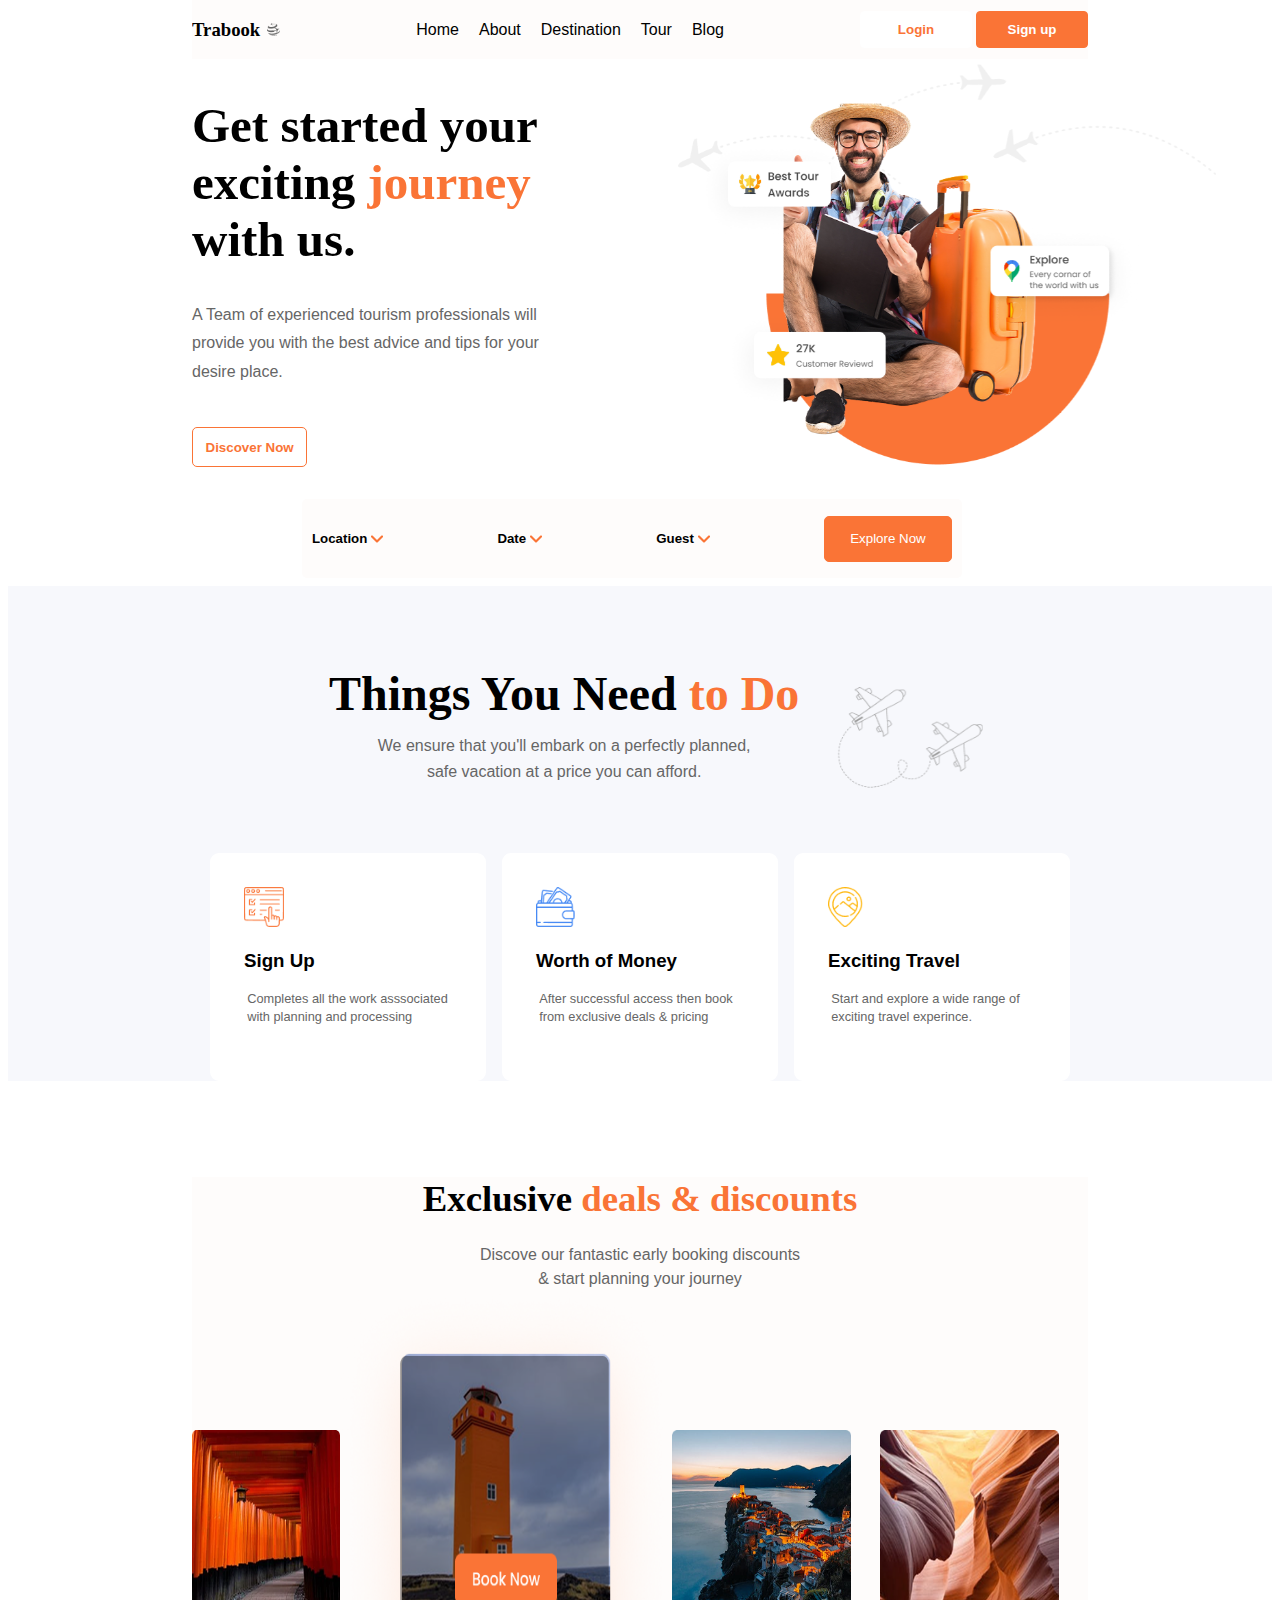
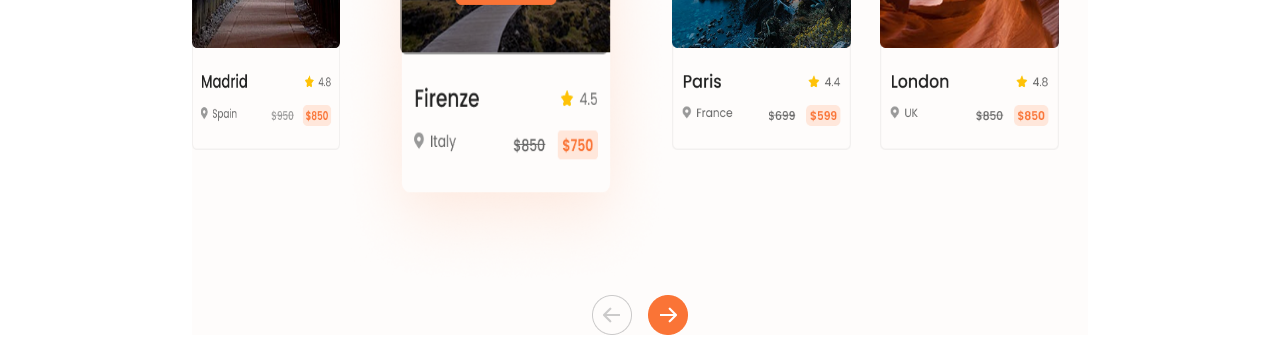
<file: index.html>
<!DOCTYPE html>
<html lang="en">
<head>
    <meta charset="UTF-8">
    <meta name="viewport" content="width=device-width, initial-scale=1.0">
    <title>Landing-Page-1</title>
    <link rel="stylesheet" href="style.css">
</head>
<body>
    <header class="nav-links">
        <div class="head">
            <a  class="pop"  id="trabook" href="#"><h3>Trabook</h3></a>
            <img id="img" src="/assets/Vector.png" alt="">
        </div>
        <nav  class="links">
            <a  class="links" href="#home"> Home </a>
            <a  class="links" href="#about"> About </a>
            <a  class="links" href="#destination"> Destination </a>
            <a  class="links" href="#tour"> Tour </a>
            <a  class="links" href="#blog"> Blog </a>
        </nav>
        <div>
            <button  class="login">Login</button>
            <button  class="signup">Sign up</button>
        </div>
        
    </header>
    <main>
        <section class="hero">
            <article class="center">
                    <div>
                        <h1 class="even" id="Volkhov">Get started your exciting <span style="color: #FA7436;">journey </span>with us.</h1>
                        <p id="poppins">A Team of experienced tourism professionals will provide you with the best advice and tips for your desire place.</p>
                        <div><button id="discover"> Discover Now </button></div>
                    </div>
                    <img id="tourist-img" class="even" src="./assets/Image.png" alt="touris img">   
            </article>
        </section>   
      
        <footer class="footer">
            <div class="divfooter">
                <h5 class="pop">Location <img src="./assets/Vector 4855.png" alt="img"></h5>
                <h5 class="pop">Date <img src="./assets/Vector 4855.png" alt="img"></h5>
                <h5 class="pop">Guest <img src="./assets/Vector 4855.png" alt=""></h5>
                <button class="pop" id="btnexplore">Explore Now</button>
            </div>
        </footer>
        <section id="home">

            <article >
                <div class="content">
                    <div>
                        <h1 id="do">Things You Need <span style="color: #FA7436;">to Do</span></h1>
                        <p class="para">We ensure that you'll embark on a perfectly planned,</p>
                        <p class="para">safe vacation at a price you can afford.</p>
    

                    </div>
                    <div id="aeroimg">
                        <img src="./assets/Element.png" alt="Decorative travel-themed element">
                    </div>
                </div>
            </article>
            <aside class="boxmodel">
                <div class="box1">
                    <img id="box1img" src="./assets/Group.png" alt="element">
                    <h3 class="boxhead" id="box1h4">Sign Up</h4>
                    <p class="boxpara" id="box1p">Completes all the work asssociated </p>
                    <p class="boxpara">with planning and processing</p>
                </div>
                <div class="box2">
                    <img id="box2img" src="./assets/Vector (2).png" alt="img">
                    <h3 class="boxhead" id="box2h3">Worth of Money</h3>
                    <p class="boxpara" id="box2p">After successful access then book </p>
                    <p class="boxpara">from exclusive deals & pricing</p>
                </div>
                <div class="box3">
                    <img id="box3img" src="./assets/Group (1).png" alt="img">
                    <h3 class="boxhead" id="box3h3">Exciting Travel</h3>
                    <p class="boxpara" id="box3p">Start and explore a wide range of </p>
                    <p class="boxpara">exciting travel experince.</p>
                </div>
            </aside>
        </section>
        <section id="about">
            <article class="aboutarti">
                
                <h1 id="abouthead">Exclusive <span style="color: #FA7436;">deals & discounts </span></h1>
                <p class="aboutpara">Discove our fantastic early booking discounts</p>
                <p class="aboutpara">& start planning your journey</p>
            </article>
            <aside >
                <div class="aboutimg">
                    
                <div><img id="abtimg1" src="./assets/Card-1.png" alt="img"></div>   
                <div><img id="abtimg2" src="./assets/Card-2.png" alt="img"></div>    
                <div><img class="gap" id="abtimg3" src="./assets/Card-3.png" alt="img"></div>    
                <div><img class="gap" id="abtimg4" src="./assets/Card-4.png" alt="img"></div>    

                </div>

                
                
            </aside>
            <div class="buttons">
                <img src="./assets/Btn-1.png" alt="brn1">
                <img src="./assets/Btn-2.png" alt="brn2">
            </div>
        </section>        
    </main>
</body>
</html>
</file>
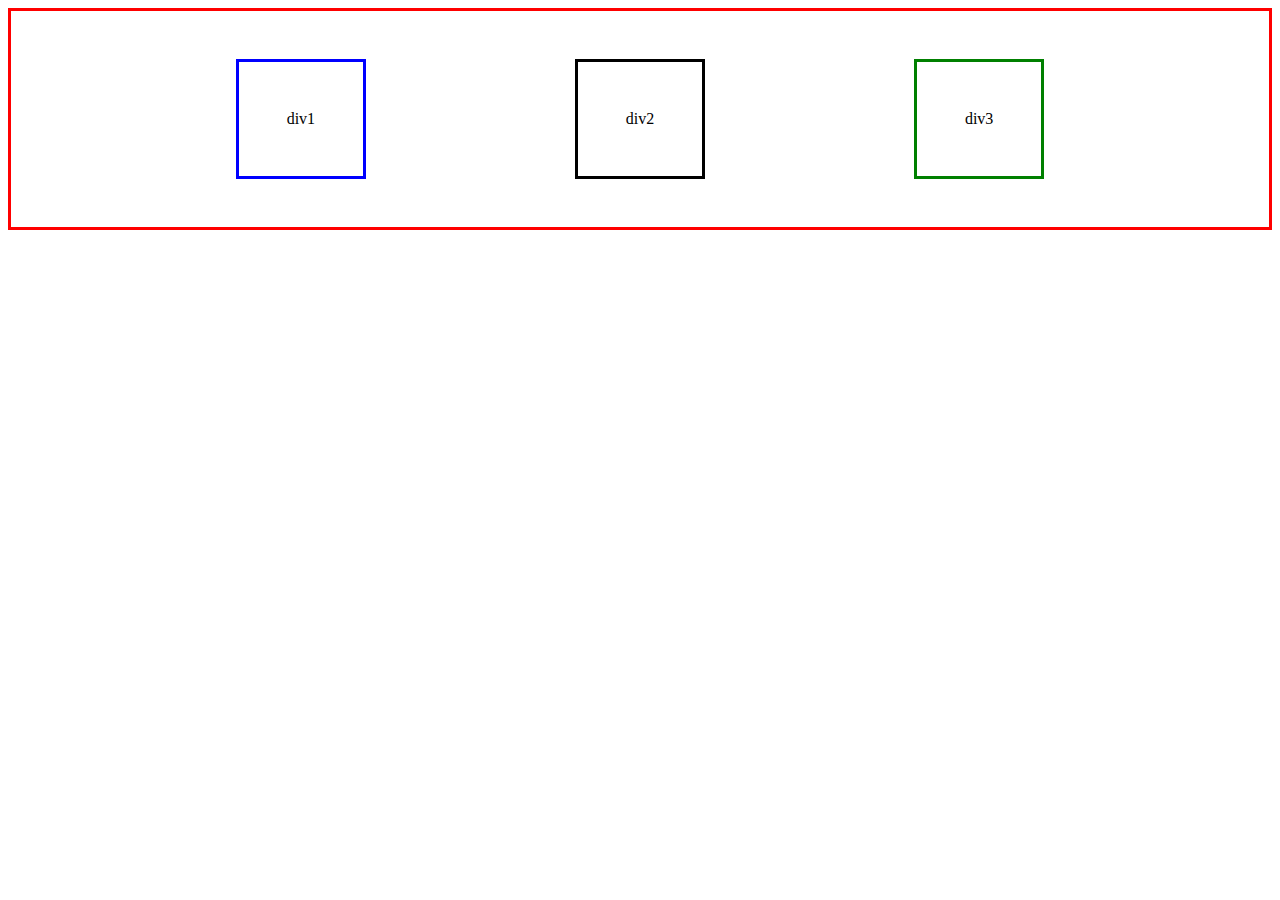
<file: ps.html>
<!DOCTYPE html>
<html lang="en">
<head>
    <meta charset="UTF-8">
    <meta name="viewport" content="width=device-width, initial-scale=1.0">
    <title>Document</title>
    <link rel="stylesheet" href="cs.css">
</head>
<body>
    <div class="wholediv">
        <div id="div1">div1</div>
        <div  id="div2">div2</div>
        <div id="div3">div3</div>
    </div>
</body>
</html>
</file>
<file: style.css>
header {
  display: flex;
  justify-content: space-between;
  align-items: center;
  background-color: #fefcfb;
}
#trabook {
  font-weight: bold;
  font-family: volkhov, "sans-serif";
}
.head {
  display: flex;
  align-items: center;
  gap: 7px;
}

.login {
  background-color: #ffffff;
  color: #fa7436;
  border: 1px solid #ffffff;
  border-radius: 4px;
  height: 37px;
  width: 7rem;
  font-family: poppins, sans-serif;
  font-weight: bolder;
}
.signup {
  background-color: #fa7436;
  color: #ffffff;
  border: 1px solid #fa7436;
  border-radius: 4px;
  font-family: poppins, sans-serif;
  height: 37px;
  width: 7rem;
  font-weight: bolder;
}
#trabook {
  text-decoration: none;
  color: black;
}
.links {
  display: flex;
  font-family: poppins, sans-serif;
  text-decoration: none;
  color: black;
  gap: 20px;
}
#img {
  height: 13px;
}
#Volkhov {
  font-family: Volkhov, "sans-serif";
  font-size: 49px;
  font-weight: bold;
}
#poppins {
  color: #666666;
  font-family: poppins, sans-serif;

  line-height: 1.8;
  margin-bottom: 2.5rem;
}
.center {
  display: flex;
}

.center img {
  width: 60%;
  height: 100%;
  left: 8rem;
  position: relative;
}
.hero {
  width: 70vw;
  margin: auto;
  margin-top: 4rem;
  background-color: #ffffff;

}
#discover {
  height: 2.5rem;
  width: 9vw;
  color: #fa7436;
  background-color: #ffffff;
  font-weight: bolder;
  border-radius: 5px;
  border: 1px solid #fa7436;
  font-family: Arial, Helvetica, sans-serif;
}
.divfooter {
  display: flex;
  padding: 10px;
  max-width: 50vw;
  margin-top: 2rem;
  margin-left: 110px;
  margin-bottom: 0.5rem;
  border-radius: 5px;
  background-color: #fefcfb;
  align-items: center;
  justify-content: space-between;
}
.footer {
  width: 70vw;
  margin: auto;
}
.pop {
  font-family: poppins, sans-serif;
}
#btnexplore {
  background-color: #fa7436;
  color: #ffffff;
  padding: 0.9rem;
  width: 8rem;
  border-radius: 5px;
  border: 1px solid #fa7436;
}
#home {
  background-color: #f7f8fc;
  width: 100%;
}
.nav-links {
  
  width: 70vw;
  margin: auto;
  position: fixed;
  left: 15%;
  top: 0%;
  
}
.content {
  text-align: center;
  display: flex;
  align-items: center;
  justify-content: center;
}
.content > div {
  display: flex;
  flex-direction: column;
}
#do {
  font-size: 3rem;
  font-family: volkhov, "sans-serif";
  margin: 0%;

  margin-top: 5rem;
  margin-bottom: 1rem;
}
.para {
  font-family: poppins, sans-serif;
  color: #666666;
  font-size: 1rem;
  margin: 0%;
  margin-bottom: 0.5rem;
}
#aeroimg {
  position: relative;
  left: 2rem;
  top: 3.4rem;
  width: 12%;
}
.box1 {
  background-color: #ffffff;
  border: 2px solid #ffffff;
  width: 13rem;
  height: 10rem;
  padding: 2em;
  border-radius: 9px;
}
#box1img {
  height: 2.5em;
}

.box2 {
  background-color: #ffffff;
  border: 2px solid #ffffff;
  width: 13rem;
  height: 10rem;
  padding: 2em;
  border-radius: 9px;
}
#box2img {
  height: 2.5em;
}
.box3 {
  background-color: #ffffff;
  border: 2px solid #ffffff;
  width: 13rem;
  height: 10rem;
  padding: 2em;
  border-radius: 9px;
}
#box3img {
  height: 2.5rem;
}
.boxmodel {
  display: flex;
  justify-content: center;
  gap: 1rem;
  margin: 4rem;
}
.boxhead {
  font-family: poppins, sans-serif;
}
.boxpara {
  font-family: poppins, sans-serif;
  color: #666666;
  font-size: 0.8rem;
  margin: 0.2rem;
}
#abouthead {
  margin: 0%;
  margin-top: 6rem;
  margin-bottom: 1.6rem;
  text-align: center;
  font-size: 2.3rem;
  font-family: volkhov, "sans-serif";
}
#about {
  background-color: #fefcfb;
  width: 70vw;
  margin: auto;
}
.aboutpara {
  text-align: center;
  color: #666666;
  font-family: poppins, sans-serif;
  margin: 0%;
  margin-top: 0.4rem;
}
.aboutimg {
    
    display: flex;
    justify-content: space-between;
    align-items: center;
    
}
.aboutimg img {
    width: 100%;
    max-width: 14vw;
    height: 20rem;
}
#abtimg2 {
    height: 67vh;
    width: 100%;
    max-width: 25rem;
}
.gap {
    padding-right: 4.5rem;
}
.buttons {
    display: flex;
    justify-content: center;
    gap: 1rem;
}
</file>
<file: cs.css>
.wholediv {
    border: 3px solid red;
    padding: 2rem;
    display: flex;
    justify-content: space-evenly;
    
    

    
}
#div1 {
    margin: 1rem;
    padding: 3rem;
    border: 3px solid blue;

}
#div2 {
    margin: 1rem;
    padding: 3rem;

    border: 3px solid black;
}
#div3 {
    margin: 1rem;
    padding: 3rem;
    border: 3px solid green;
}
.aboutimg {
    display: flex;
    justify-content: space-between; /* Ensures equal spacing */
    align-items: center;
    gap: 20px; /* Adjust spacing between images */
}

.aboutimg div {
    flex: 1; /* Ensures all divs take equal space */
    display: flex;
    justify-content: center;
}

.aboutimg img {
    width: 100%; /* Makes images responsive within their container */
    max-width: 250px; /* Ensures images are the same width */
    height: 300px; /* Set a fixed height to make them uniform */
    aspect-ratio: 4/3; /* Maintains the same aspect ratio */
    object-fit: cover; /* Ensures images don’t look stretched */
    border-radius: 10px; /* Optional: Adds rounded corners */
    box-shadow: 0px 4px 10px rgba(0, 0, 0, 0.1); /* Optional: Adds a shadow */
}
</file>
